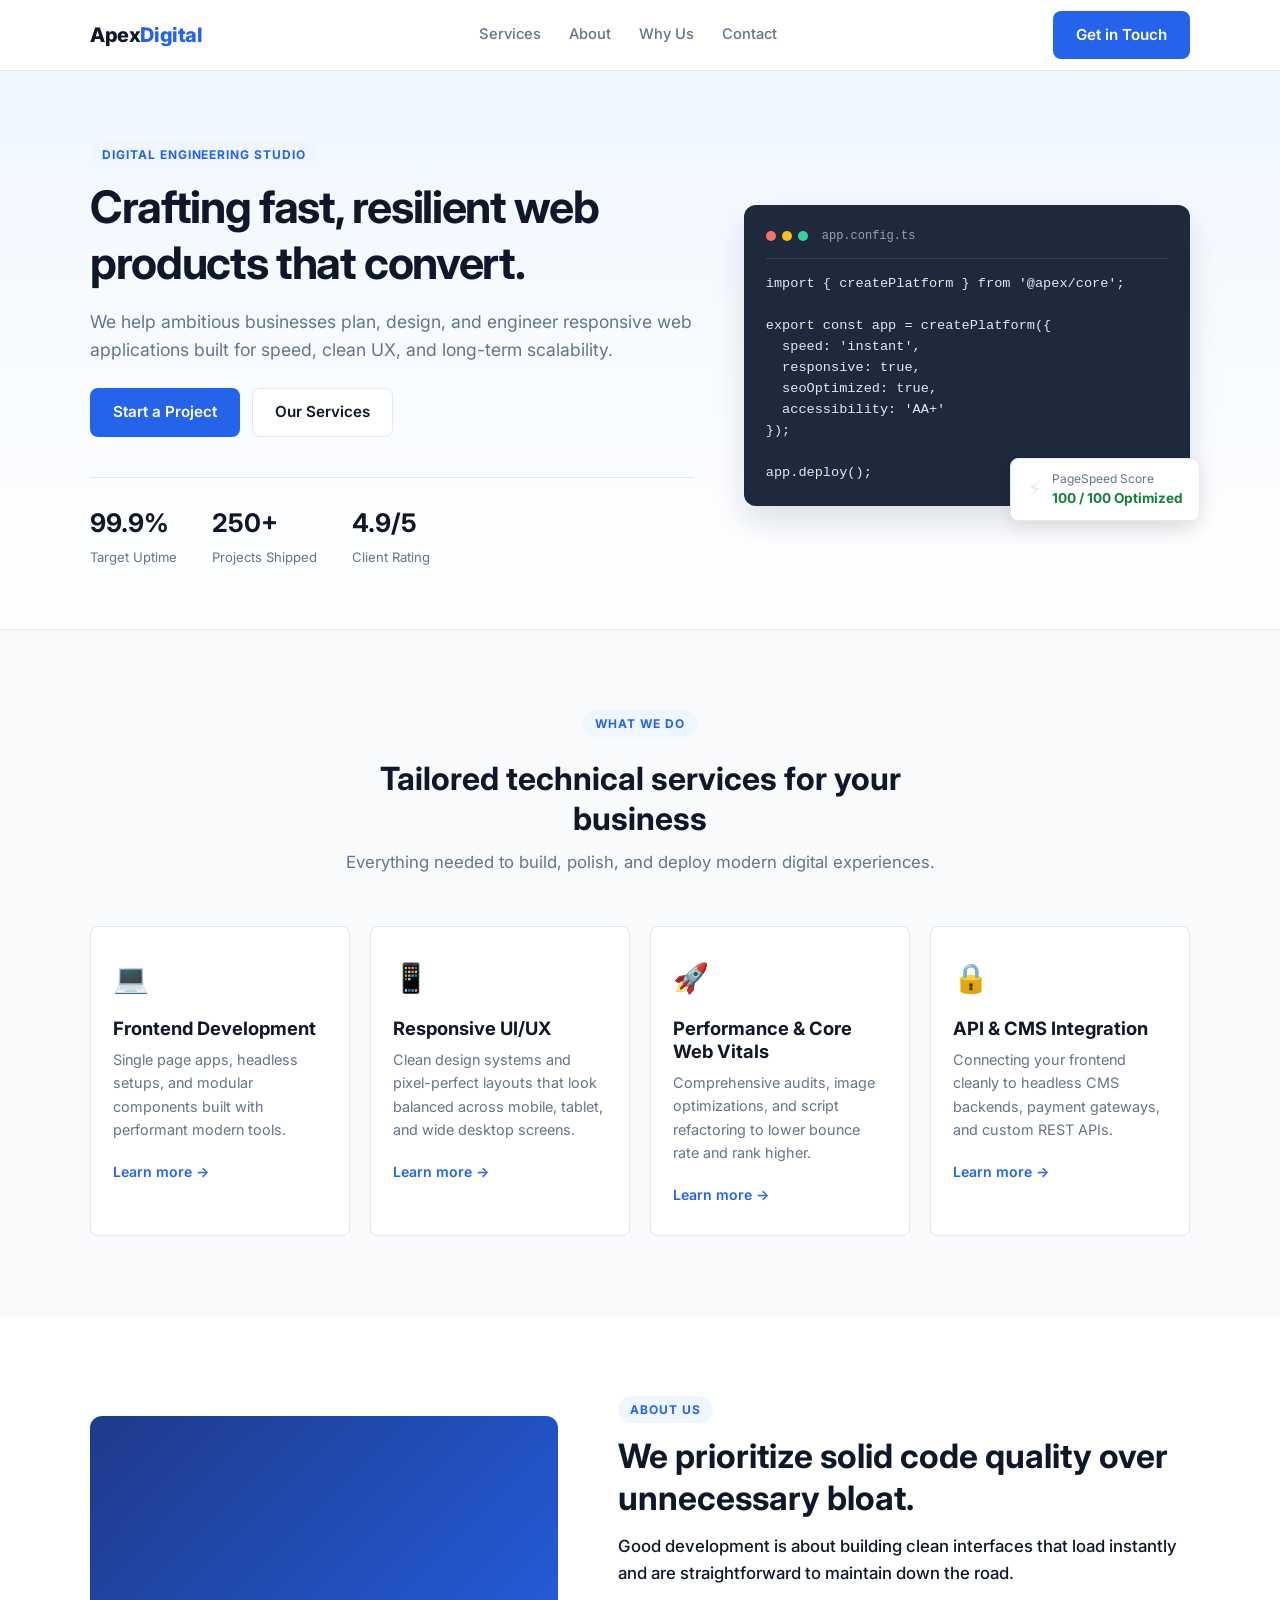
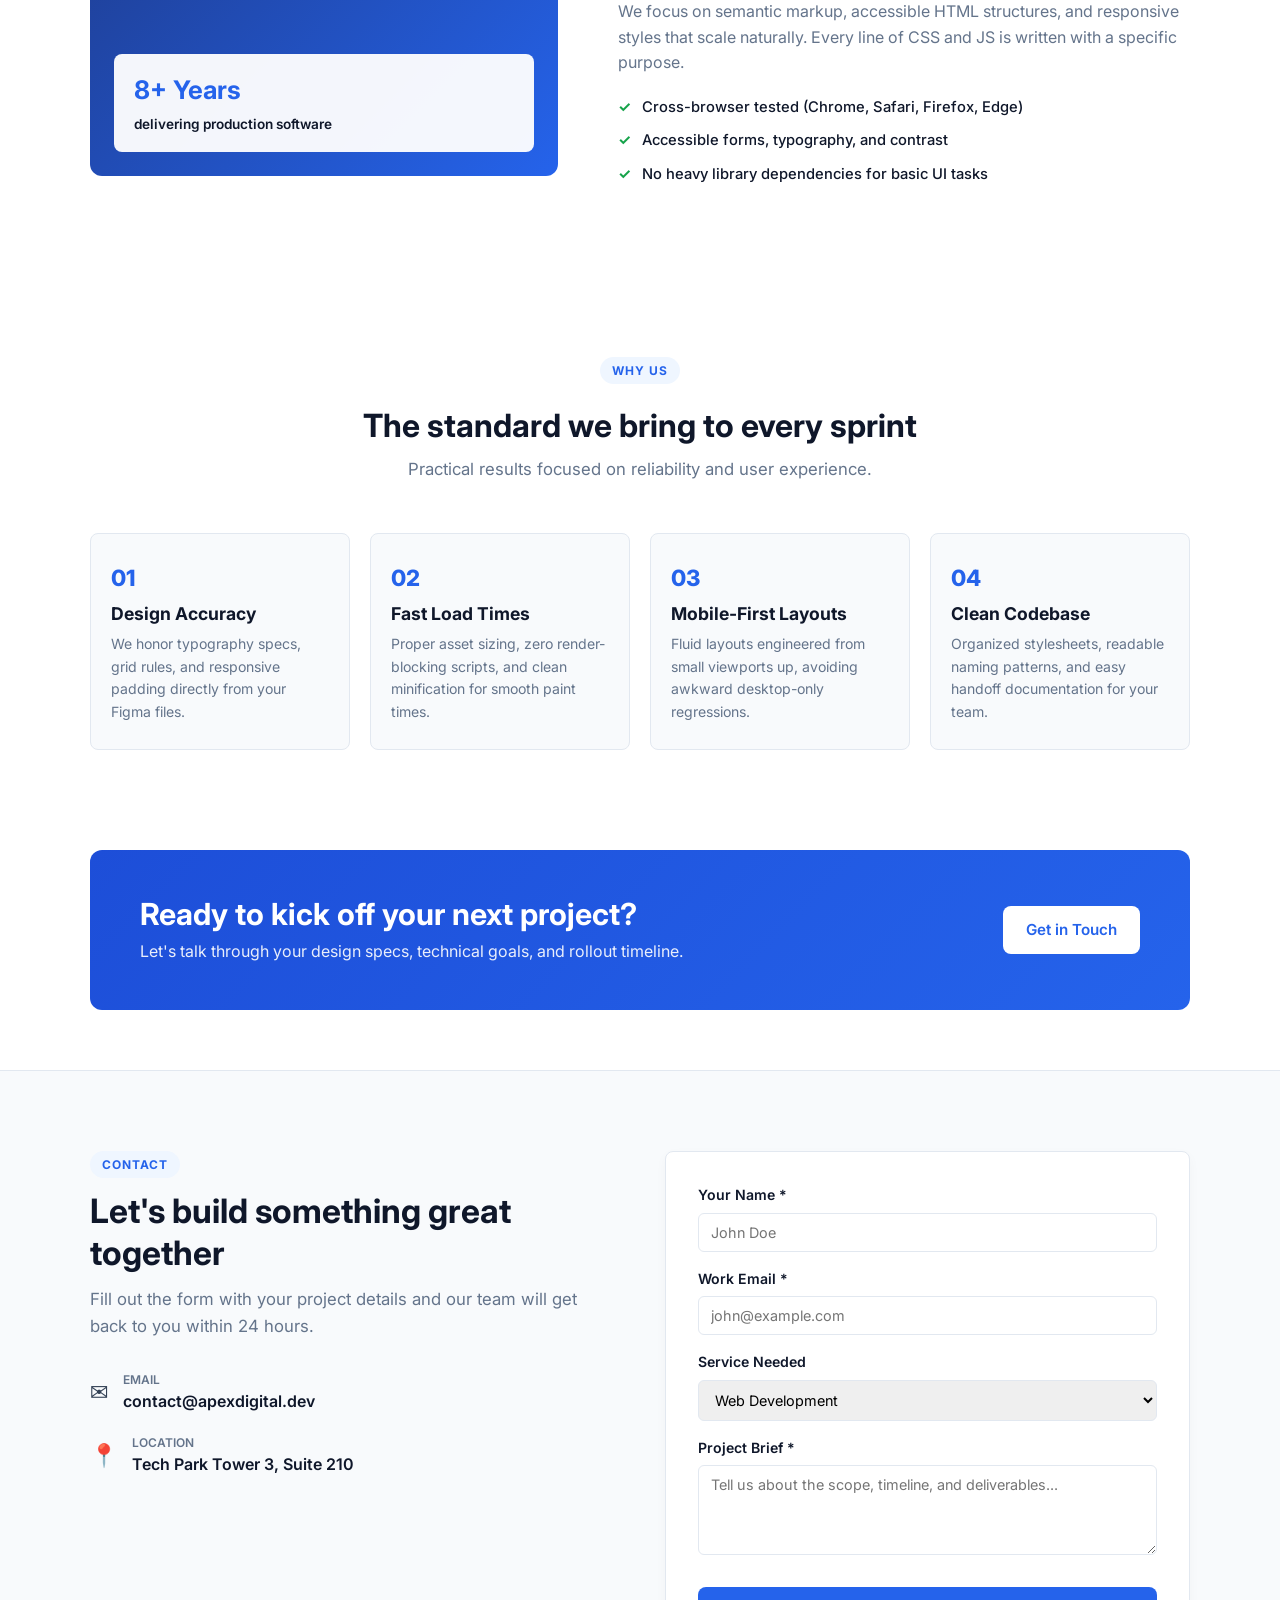
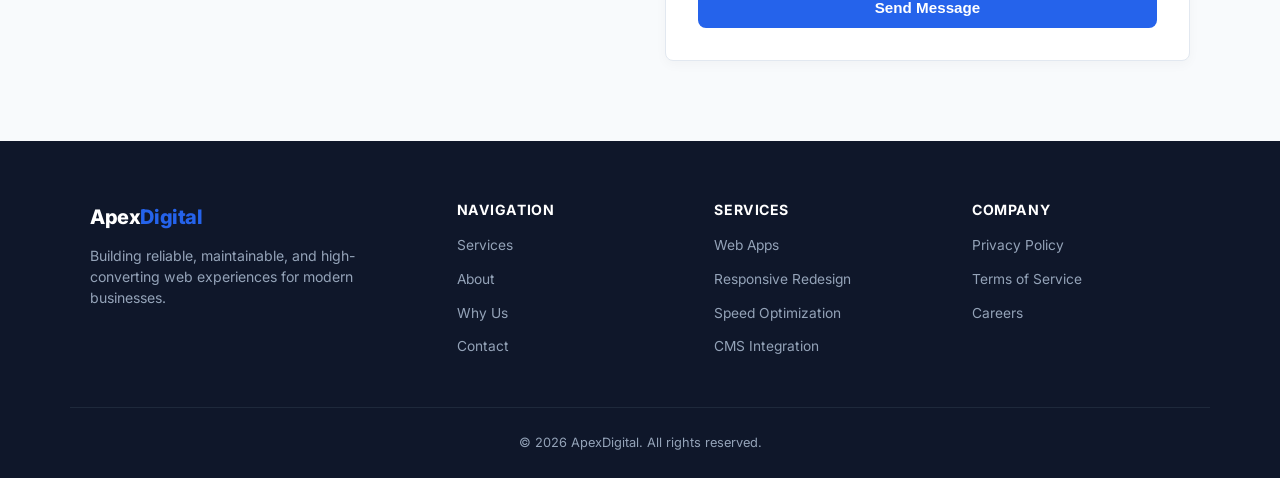
<file: index.html>
<!DOCTYPE html>
<html lang="en">
<head>
  <meta charset="UTF-8">
  <meta name="viewport" content="width=device-width, initial-scale=1.0">
  <title>ApexDigital | Web Development & Digital Solutions</title>
  <meta name="description" content="We build high-performance, responsive websites and modern digital products for modern brands.">
  <link rel="preconnect" href="https://fonts.googleapis.com">
  <link rel="preconnect" href="https://fonts.gstatic.com" crossorigin>
  <link href="https://fonts.googleapis.com/css2?family=Inter:wght@400;500;600;700&display=swap" rel="stylesheet">
  <link rel="stylesheet" href="styles.css">
</head>
<body>

  <!-- Header -->
  <header class="navbar" id="navbar">
    <div class="container nav-wrap">
      <a href="#hero" class="brand">Apex<span>Digital</span></a>

      <nav class="nav-links" id="navLinks">
        <a href="#services" class="link">Services</a>
        <a href="#about" class="link">About</a>
        <a href="#benefits" class="link">Why Us</a>
        <a href="#contact" class="link">Contact</a>
        <div class="mobile-cta">
          <a href="#contact" class="btn btn-primary">Get in Touch</a>
        </div>
      </nav>

      <div class="nav-right">
        <a href="#contact" class="btn btn-primary hide-mobile">Get in Touch</a>
        <button class="burger" id="burgerBtn" aria-label="Open navigation menu">
          <span></span>
          <span></span>
          <span></span>
        </button>
      </div>
    </div>
  </header>

  <main>
    <!-- Hero -->
    <section class="hero" id="hero">
      <div class="container hero-layout">
        <div class="hero-left">
          <span class="tag">Digital Engineering Studio</span>
          <h1>Crafting fast, resilient web products that convert.</h1>
          <p class="hero-text">
            We help ambitious businesses plan, design, and engineer responsive web applications built for speed, clean UX, and long-term scalability.
          </p>
          <div class="hero-btns">
            <a href="#contact" class="btn btn-primary">Start a Project</a>
            <a href="#services" class="btn btn-outline">Our Services</a>
          </div>
          <div class="hero-metrics">
            <div>
              <strong>99.9%</strong>
              <span>Target Uptime</span>
            </div>
            <div>
              <strong>250+</strong>
              <span>Projects Shipped</span>
            </div>
            <div>
              <strong>4.9/5</strong>
              <span>Client Rating</span>
            </div>
          </div>
        </div>

        <div class="hero-right">
          <div class="code-card">
            <div class="code-head">
              <span class="dot d-red"></span>
              <span class="dot d-yellow"></span>
              <span class="dot d-green"></span>
              <span class="file-name">app.config.ts</span>
            </div>
            <pre><code>import { createPlatform } from '@apex/core';

export const app = createPlatform({
  speed: 'instant',
  responsive: true,
  seoOptimized: true,
  accessibility: 'AA+'
});

app.deploy();</code></pre>
            <div class="score-chip">
              <span class="score-icon">⚡</span>
              <div>
                <p class="score-title">PageSpeed Score</p>
                <p class="score-val">100 / 100 Optimized</p>
              </div>
            </div>
          </div>
        </div>
      </div>
    </section>

    <!-- Services -->
    <section class="services section-gap" id="services">
      <div class="container">
        <div class="head-center">
          <span class="tag">What We Do</span>
          <h2>Tailored technical services for your business</h2>
          <p>Everything needed to build, polish, and deploy modern digital experiences.</p>
        </div>

        <div class="services-grid">
          <div class="card service-card">
            <div class="icon">💻</div>
            <h3>Frontend Development</h3>
            <p>Single page apps, headless setups, and modular components built with performant modern tools.</p>
            <a href="#contact" class="card-link">Learn more &rarr;</a>
          </div>

          <div class="card service-card">
            <div class="icon">📱</div>
            <h3>Responsive UI/UX</h3>
            <p>Clean design systems and pixel-perfect layouts that look balanced across mobile, tablet, and wide desktop screens.</p>
            <a href="#contact" class="card-link">Learn more &rarr;</a>
          </div>

          <div class="card service-card">
            <div class="icon">🚀</div>
            <h3>Performance &amp; Core Web Vitals</h3>
            <p>Comprehensive audits, image optimizations, and script refactoring to lower bounce rate and rank higher.</p>
            <a href="#contact" class="card-link">Learn more &rarr;</a>
          </div>

          <div class="card service-card">
            <div class="icon">🔒</div>
            <h3>API &amp; CMS Integration</h3>
            <p>Connecting your frontend cleanly to headless CMS backends, payment gateways, and custom REST APIs.</p>
            <a href="#contact" class="card-link">Learn more &rarr;</a>
          </div>
        </div>
      </div>
    </section>

    <!-- About -->
    <section class="about section-gap" id="about">
      <div class="container about-layout">
        <div class="about-left">
          <div class="photo-placeholder">
            <div class="badge-float">
              <strong>8+ Years</strong>
              <span>delivering production software</span>
            </div>
          </div>
        </div>

        <div class="about-right">
          <span class="tag">About Us</span>
          <h2>We prioritize solid code quality over unnecessary bloat.</h2>
          <p class="lead">
            Good development is about building clean interfaces that load instantly and are straightforward to maintain down the road.
          </p>
          <p>
            We focus on semantic markup, accessible HTML structures, and responsive styles that scale naturally. Every line of CSS and JS is written with a specific purpose.
          </p>
          <ul class="check-list">
            <li>Cross-browser tested (Chrome, Safari, Firefox, Edge)</li>
            <li>Accessible forms, typography, and contrast</li>
            <li>No heavy library dependencies for basic UI tasks</li>
          </ul>
        </div>
      </div>
    </section>

    <!-- Benefits / Why Choose Us -->
    <section class="benefits section-gap" id="benefits">
      <div class="container">
        <div class="head-center">
          <span class="tag">Why Us</span>
          <h2>The standard we bring to every sprint</h2>
          <p>Practical results focused on reliability and user experience.</p>
        </div>

        <div class="benefits-grid">
          <div class="benefit-box">
            <span class="num">01</span>
            <h3>Design Accuracy</h3>
            <p>We honor typography specs, grid rules, and responsive padding directly from your Figma files.</p>
          </div>

          <div class="benefit-box">
            <span class="num">02</span>
            <h3>Fast Load Times</h3>
            <p>Proper asset sizing, zero render-blocking scripts, and clean minification for smooth paint times.</p>
          </div>

          <div class="benefit-box">
            <span class="num">03</span>
            <h3>Mobile-First Layouts</h3>
            <p>Fluid layouts engineered from small viewports up, avoiding awkward desktop-only regressions.</p>
          </div>

          <div class="benefit-box">
            <span class="num">04</span>
            <h3>Clean Codebase</h3>
            <p>Organized stylesheets, readable naming patterns, and easy handoff documentation for your team.</p>
          </div>
        </div>
      </div>
    </section>

    <!-- CTA Section -->
    <section class="cta-banner">
      <div class="container">
        <div class="banner-inner">
          <div class="banner-info">
            <h2>Ready to kick off your next project?</h2>
            <p>Let's talk through your design specs, technical goals, and rollout timeline.</p>
          </div>
          <div class="banner-action">
            <a href="#contact" class="btn btn-white">Get in Touch</a>
          </div>
        </div>
      </div>
    </section>

    <!-- Contact Form Section -->
    <section class="contact section-gap" id="contact">
      <div class="container contact-layout">
        <div class="contact-text">
          <span class="tag">Contact</span>
          <h2>Let's build something great together</h2>
          <p class="contact-desc">
            Fill out the form with your project details and our team will get back to you within 24 hours.
          </p>

          <div class="contact-info">
            <div class="info-row">
              <span class="icon">✉️</span>
              <div>
                <span class="label">Email</span>
                <p>contact@apexdigital.dev</p>
              </div>
            </div>
            <div class="info-row">
              <span class="icon">📍</span>
              <div>
                <span class="label">Location</span>
                <p>Tech Park Tower 3, Suite 210</p>
              </div>
            </div>
          </div>
        </div>

        <div class="form-wrapper">
          <form id="contactForm" novalidate>
            <div class="form-field">
              <label for="name">Your Name *</label>
              <input type="text" id="name" name="name" placeholder="John Doe">
              <span class="err-text" id="nameErr"></span>
            </div>

            <div class="form-field">
              <label for="email">Work Email *</label>
              <input type="email" id="email" name="email" placeholder="john@example.com">
              <span class="err-text" id="emailErr"></span>
            </div>

            <div class="form-field">
              <label for="service">Service Needed</label>
              <select id="service" name="service">
                <option value="dev">Web Development</option>
                <option value="ui">Responsive UI/UX</option>
                <option value="perf">Performance Optimization</option>
                <option value="other">General Consulting</option>
              </select>
            </div>

            <div class="form-field">
              <label for="message">Project Brief *</label>
              <textarea id="message" name="message" rows="4" placeholder="Tell us about the scope, timeline, and deliverables..."></textarea>
              <span class="err-text" id="msgErr"></span>
            </div>

            <button type="submit" class="btn btn-primary btn-submit" id="submitBtn">Send Message</button>
            <div class="form-msg" id="formMsg"></div>
          </form>
        </div>
      </div>
    </section>
  </main>

  <!-- Footer -->
  <footer class="footer">
    <div class="container footer-layout">
      <div class="footer-about">
        <a href="#hero" class="brand footer-brand">Apex<span>Digital</span></a>
        <p>Building reliable, maintainable, and high-converting web experiences for modern businesses.</p>
      </div>

      <div class="footer-links">
        <h4>Navigation</h4>
        <ul>
          <li><a href="#services">Services</a></li>
          <li><a href="#about">About</a></li>
          <li><a href="#benefits">Why Us</a></li>
          <li><a href="#contact">Contact</a></li>
        </ul>
      </div>

      <div class="footer-links">
        <h4>Services</h4>
        <ul>
          <li><a href="#services">Web Apps</a></li>
          <li><a href="#services">Responsive Redesign</a></li>
          <li><a href="#services">Speed Optimization</a></li>
          <li><a href="#services">CMS Integration</a></li>
        </ul>
      </div>

      <div class="footer-links">
        <h4>Company</h4>
        <ul>
          <li><a href="#">Privacy Policy</a></li>
          <li><a href="#">Terms of Service</a></li>
          <li><a href="#">Careers</a></li>
        </ul>
      </div>
    </div>

    <div class="container footer-copy">
      <p>&copy; <span id="year"></span> ApexDigital. All rights reserved.</p>
    </div>
  </footer>

  <script src="script.js"></script>
</body>
</html>
</file>
<file: styles.css>
* {
  box-sizing: border-box;
  margin: 0;
  padding: 0;
}

:root {
  --primary: #2563eb;
  --primary-dark: #1d4ed8;
  --dark: #0f172a;
  --text: #334155;
  --muted: #64748b;
  --bg-light: #f8fafc;
  --border: #e2e8f0;
  --white: #ffffff;
  --radius: 8px;
}

html {
  font-family: 'Inter', system-ui, -apple-system, sans-serif;
  color: var(--text);
  background-color: var(--white);
  scroll-behavior: smooth;
  line-height: 1.6;
}

a {
  color: inherit;
  text-decoration: none;
}

ul {
  list-style: none;
}

.container {
  max-width: 1140px;
  margin: 0 auto;
  padding: 0 20px;
}

.section-gap {
  padding: 80px 0;
}

/* Headings & Texts */
h1, h2, h3, h4 {
  color: var(--dark);
  font-weight: 700;
  line-height: 1.25;
}

.head-center {
  text-align: center;
  max-width: 620px;
  margin: 0 auto 50px;
}

.head-center h2 {
  font-size: 2rem;
  margin: 10px 0;
}

.head-center p {
  color: var(--muted);
  font-size: 1.05rem;
}

.tag {
  display: inline-block;
  font-size: 0.75rem;
  font-weight: 700;
  text-transform: uppercase;
  letter-spacing: 0.08em;
  color: var(--primary);
  background: #eff6ff;
  padding: 4px 12px;
  border-radius: 20px;
  margin-bottom: 12px;
}

/* Buttons */
.btn {
  display: inline-flex;
  align-items: center;
  justify-content: center;
  padding: 11px 22px;
  border-radius: var(--radius);
  font-size: 0.95rem;
  font-weight: 600;
  cursor: pointer;
  border: 1px solid transparent;
  transition: all 0.2s ease;
}

.btn-primary {
  background: var(--primary);
  color: var(--white);
}

.btn-primary:hover {
  background: var(--primary-dark);
}

.btn-outline {
  border-color: var(--border);
  background: var(--white);
  color: var(--dark);
}

.btn-outline:hover {
  background: var(--bg-light);
  border-color: #cbd5e1;
}

.btn-white {
  background: var(--white);
  color: var(--primary);
}

.btn-white:hover {
  background: #f1f5f9;
}

/* Navbar */
.navbar {
  position: sticky;
  top: 0;
  background: rgba(255, 255, 255, 0.95);
  backdrop-filter: blur(8px);
  border-bottom: 1px solid var(--border);
  z-index: 100;
}

.nav-wrap {
  height: 70px;
  display: flex;
  align-items: center;
  justify-content: space-between;
}

.brand {
  font-size: 1.25rem;
  font-weight: 800;
  color: var(--dark);
  letter-spacing: -0.02em;
}

.brand span {
  color: var(--primary);
}

.nav-links {
  display: flex;
  align-items: center;
  gap: 28px;
}

.nav-links .link {
  font-size: 0.92rem;
  font-weight: 500;
  color: var(--muted);
  transition: color 0.15s;
}

.nav-links .link:hover {
  color: var(--primary);
}

.mobile-cta {
  display: none;
}

.nav-right {
  display: flex;
  align-items: center;
  gap: 12px;
}

.burger {
  display: none;
  background: none;
  border: none;
  cursor: pointer;
  padding: 6px;
}

.burger span {
  display: block;
  width: 22px;
  height: 2px;
  background: var(--dark);
  margin: 5px 0;
  transition: 0.25s;
}

/* Hero */
.hero {
  padding: 70px 0 60px;
  background: linear-gradient(180deg, #f0f7ff 0%, #ffffff 100%);
  border-bottom: 1px solid var(--border);
}

.hero-layout {
  display: grid;
  grid-template-columns: 1.15fr 0.85fr;
  gap: 50px;
  align-items: center;
}

.hero-left h1 {
  font-size: 2.8rem;
  letter-spacing: -0.03em;
  margin-bottom: 16px;
}

.hero-text {
  font-size: 1.1rem;
  color: var(--muted);
  margin-bottom: 24px;
}

.hero-btns {
  display: flex;
  gap: 12px;
  margin-bottom: 40px;
}

.hero-metrics {
  display: flex;
  gap: 35px;
  padding-top: 25px;
  border-top: 1px solid var(--border);
}

.hero-metrics strong {
  display: block;
  font-size: 1.6rem;
  color: var(--dark);
}

.hero-metrics span {
  font-size: 0.82rem;
  color: var(--muted);
}

.code-card {
  position: relative;
  background: #1e293b;
  border-radius: 12px;
  padding: 22px;
  color: #e2e8f0;
  box-shadow: 0 16px 30px rgba(15, 23, 42, 0.12);
}

.code-head {
  display: flex;
  align-items: center;
  gap: 6px;
  padding-bottom: 12px;
  border-bottom: 1px solid #334155;
  margin-bottom: 14px;
}

.dot {
  width: 10px;
  height: 10px;
  border-radius: 50%;
}
.d-red { background: #f87171; }
.d-yellow { background: #fbbf24; }
.d-green { background: #34d399; }

.file-name {
  font-size: 0.75rem;
  color: #94a3b8;
  margin-left: 8px;
  font-family: monospace;
}

.code-card pre {
  font-family: Consolas, Monaco, monospace;
  font-size: 0.85rem;
  line-height: 1.55;
  overflow-x: auto;
}

.score-chip {
  position: absolute;
  bottom: -15px;
  right: -10px;
  background: var(--white);
  padding: 10px 16px;
  border-radius: var(--radius);
  display: flex;
  align-items: center;
  gap: 10px;
  box-shadow: 0 8px 20px rgba(0,0,0,0.08);
  border: 1px solid var(--border);
}

.score-chip .score-icon {
  font-size: 1.3rem;
}

.score-title {
  font-size: 0.75rem;
  color: var(--muted);
}

.score-val {
  font-size: 0.85rem;
  font-weight: 700;
  color: #15803d;
}

/* Services */
.services {
  background: var(--bg-light);
}

.services-grid {
  display: grid;
  grid-template-columns: repeat(4, 1fr);
  gap: 20px;
}

.service-card {
  background: var(--white);
  border: 1px solid var(--border);
  padding: 28px 22px;
  border-radius: var(--radius);
  transition: transform 0.2s, box-shadow 0.2s;
}

.service-card:hover {
  transform: translateY(-4px);
  box-shadow: 0 10px 20px rgba(0,0,0,0.04);
}

.service-card .icon {
  font-size: 1.8rem;
  margin-bottom: 16px;
}

.service-card h3 {
  font-size: 1.15rem;
  margin-bottom: 8px;
}

.service-card p {
  font-size: 0.9rem;
  color: var(--muted);
  margin-bottom: 18px;
}

.card-link {
  font-size: 0.88rem;
  font-weight: 600;
  color: var(--primary);
}

/* About */
.about-layout {
  display: grid;
  grid-template-columns: 0.9fr 1.1fr;
  gap: 60px;
  align-items: center;
}

.photo-placeholder {
  height: 360px;
  background: linear-gradient(135deg, #1e3a8a 0%, #2563eb 100%);
  border-radius: 12px;
  position: relative;
  display: flex;
  align-items: flex-end;
  padding: 24px;
}

.badge-float {
  background: rgba(255, 255, 255, 0.95);
  padding: 16px 20px;
  border-radius: var(--radius);
  width: 100%;
}

.badge-float strong {
  display: block;
  font-size: 1.6rem;
  color: var(--primary);
}

.badge-float span {
  font-size: 0.85rem;
  font-weight: 600;
  color: var(--dark);
}

.about-right h2 {
  font-size: 2.1rem;
  margin-bottom: 14px;
}

.about-right .lead {
  font-size: 1.05rem;
  font-weight: 500;
  color: var(--dark);
  margin-bottom: 12px;
}

.about-right p {
  color: var(--muted);
  margin-bottom: 20px;
}

.check-list li {
  position: relative;
  padding-left: 24px;
  margin-bottom: 10px;
  font-size: 0.92rem;
  color: var(--dark);
  font-weight: 500;
}

.check-list li::before {
  content: '✓';
  position: absolute;
  left: 0;
  color: #16a34a;
  font-weight: 700;
}

/* Benefits */
.benefits-grid {
  display: grid;
  grid-template-columns: repeat(4, 1fr);
  gap: 20px;
}

.benefit-box {
  background: var(--bg-light);
  border: 1px solid var(--border);
  padding: 26px 20px;
  border-radius: var(--radius);
}

.benefit-box .num {
  font-size: 1.4rem;
  font-weight: 800;
  color: var(--primary);
  display: block;
  margin-bottom: 8px;
}

.benefit-box h3 {
  font-size: 1.1rem;
  margin-bottom: 8px;
}

.benefit-box p {
  font-size: 0.88rem;
  color: var(--muted);
}

/* CTA */
.cta-banner {
  padding: 20px 0 60px;
}

.banner-inner {
  background: linear-gradient(135deg, #1d4ed8 0%, #2563eb 100%);
  border-radius: 12px;
  padding: 45px 50px;
  display: flex;
  align-items: center;
  justify-content: space-between;
  gap: 30px;
  color: var(--white);
}

.banner-info h2 {
  color: var(--white);
  font-size: 1.9rem;
  margin-bottom: 6px;
}

.banner-info p {
  opacity: 0.9;
  font-size: 1rem;
}

/* Contact */
.contact {
  background: var(--bg-light);
  border-top: 1px solid var(--border);
}

.contact-layout {
  display: grid;
  grid-template-columns: 1fr 1fr;
  gap: 50px;
}

.contact-text h2 {
  font-size: 2.1rem;
  margin-bottom: 12px;
}

.contact-desc {
  color: var(--muted);
  font-size: 1.05rem;
  margin-bottom: 30px;
}

.contact-info {
  display: flex;
  flex-direction: column;
  gap: 18px;
}

.info-row {
  display: flex;
  align-items: center;
  gap: 14px;
}

.info-row .icon {
  font-size: 1.4rem;
}

.info-row .label {
  font-size: 0.75rem;
  color: var(--muted);
  text-transform: uppercase;
  font-weight: 600;
  display: block;
}

.info-row p {
  font-weight: 600;
  color: var(--dark);
}

.form-wrapper {
  background: var(--white);
  padding: 32px;
  border-radius: var(--radius);
  border: 1px solid var(--border);
  box-shadow: 0 4px 12px rgba(0,0,0,0.03);
}

.form-field {
  margin-bottom: 16px;
}

.form-field label {
  display: block;
  font-size: 0.88rem;
  font-weight: 600;
  margin-bottom: 6px;
  color: var(--dark);
}

.form-field input,
.form-field select,
.form-field textarea {
  width: 100%;
  padding: 10px 12px;
  font-family: inherit;
  font-size: 0.9rem;
  border: 1px solid var(--border);
  border-radius: 6px;
  outline: none;
}

.form-field input:focus,
.form-field select:focus,
.form-field textarea:focus {
  border-color: var(--primary);
  box-shadow: 0 0 0 2px rgba(37, 99, 235, 0.15);
}

.form-field input.is-invalid,
.form-field textarea.is-invalid {
  border-color: #ef4444;
}

.err-text {
  display: block;
  font-size: 0.78rem;
  color: #ef4444;
  margin-top: 4px;
}

.btn-submit {
  width: 100%;
  margin-top: 8px;
}

.form-msg {
  display: none;
  margin-top: 14px;
  padding: 10px;
  border-radius: 6px;
  font-size: 0.88rem;
  text-align: center;
}

.form-msg.success {
  display: block;
  background: #dcfce7;
  color: #15803d;
  border: 1px solid #bbf7d0;
}

/* Footer */
.footer {
  background: var(--dark);
  color: #94a3b8;
  padding: 60px 0 25px;
}

.footer-layout {
  display: grid;
  grid-template-columns: 1.5fr 1fr 1fr 1fr;
  gap: 40px;
  padding-bottom: 40px;
  border-bottom: 1px solid #1e293b;
}

.footer-brand {
  color: var(--white);
  margin-bottom: 12px;
  display: inline-block;
}

.footer-about p {
  font-size: 0.88rem;
  max-width: 270px;
  line-height: 1.5;
}

.footer-links h4 {
  color: var(--white);
  font-size: 0.88rem;
  margin-bottom: 14px;
  text-transform: uppercase;
  letter-spacing: 0.04em;
}

.footer-links li {
  margin-bottom: 8px;
}

.footer-links a {
  font-size: 0.86rem;
}

.footer-links a:hover {
  color: var(--white);
}

.footer-copy {
  padding-top: 25px;
  text-align: center;
  font-size: 0.8rem;
}

/* Tablet */
@media (max-width: 992px) {
  .hero-layout,
  .about-layout,
  .contact-layout {
    grid-template-columns: 1fr;
    gap: 40px;
  }

  .services-grid,
  .benefits-grid {
    grid-template-columns: repeat(2, 1fr);
  }

  .banner-inner {
    flex-direction: column;
    text-align: center;
    padding: 35px 25px;
  }

  .footer-layout {
    grid-template-columns: 1fr 1fr;
    gap: 30px;
  }
}

/* Mobile */
@media (max-width: 768px) {
  .section-gap {
    padding: 55px 0;
  }

  .hero {
    padding: 45px 0;
  }

  .hero-left h1 {
    font-size: 2.1rem;
  }

  .hero-btns {
    flex-direction: column;
  }

  .hero-metrics {
    flex-direction: column;
    gap: 15px;
  }

  .services-grid,
  .benefits-grid {
    grid-template-columns: 1fr;
  }

  .footer-layout {
    grid-template-columns: 1fr;
  }

  .hide-mobile {
    display: none;
  }

  .burger {
    display: block;
  }

  .nav-links {
    display: none;
    position: absolute;
    top: 70px;
    left: 0;
    width: 100%;
    background: var(--white);
    flex-direction: column;
    align-items: flex-start;
    padding: 24px 20px;
    border-bottom: 1px solid var(--border);
    gap: 18px;
    box-shadow: 0 10px 20px rgba(0,0,0,0.08);
  }

  .nav-links.open {
    display: flex;
  }

  .mobile-cta {
    display: block;
    width: 100%;
    margin-top: 10px;
  }

  .mobile-cta .btn {
    width: 100%;
  }

  .burger.active span:nth-child(1) {
    transform: translateY(7px) rotate(45deg);
  }
  .burger.active span:nth-child(2) {
    opacity: 0;
  }
  .burger.active span:nth-child(3) {
    transform: translateY(-7px) rotate(-45deg);
  }
}
</file>
